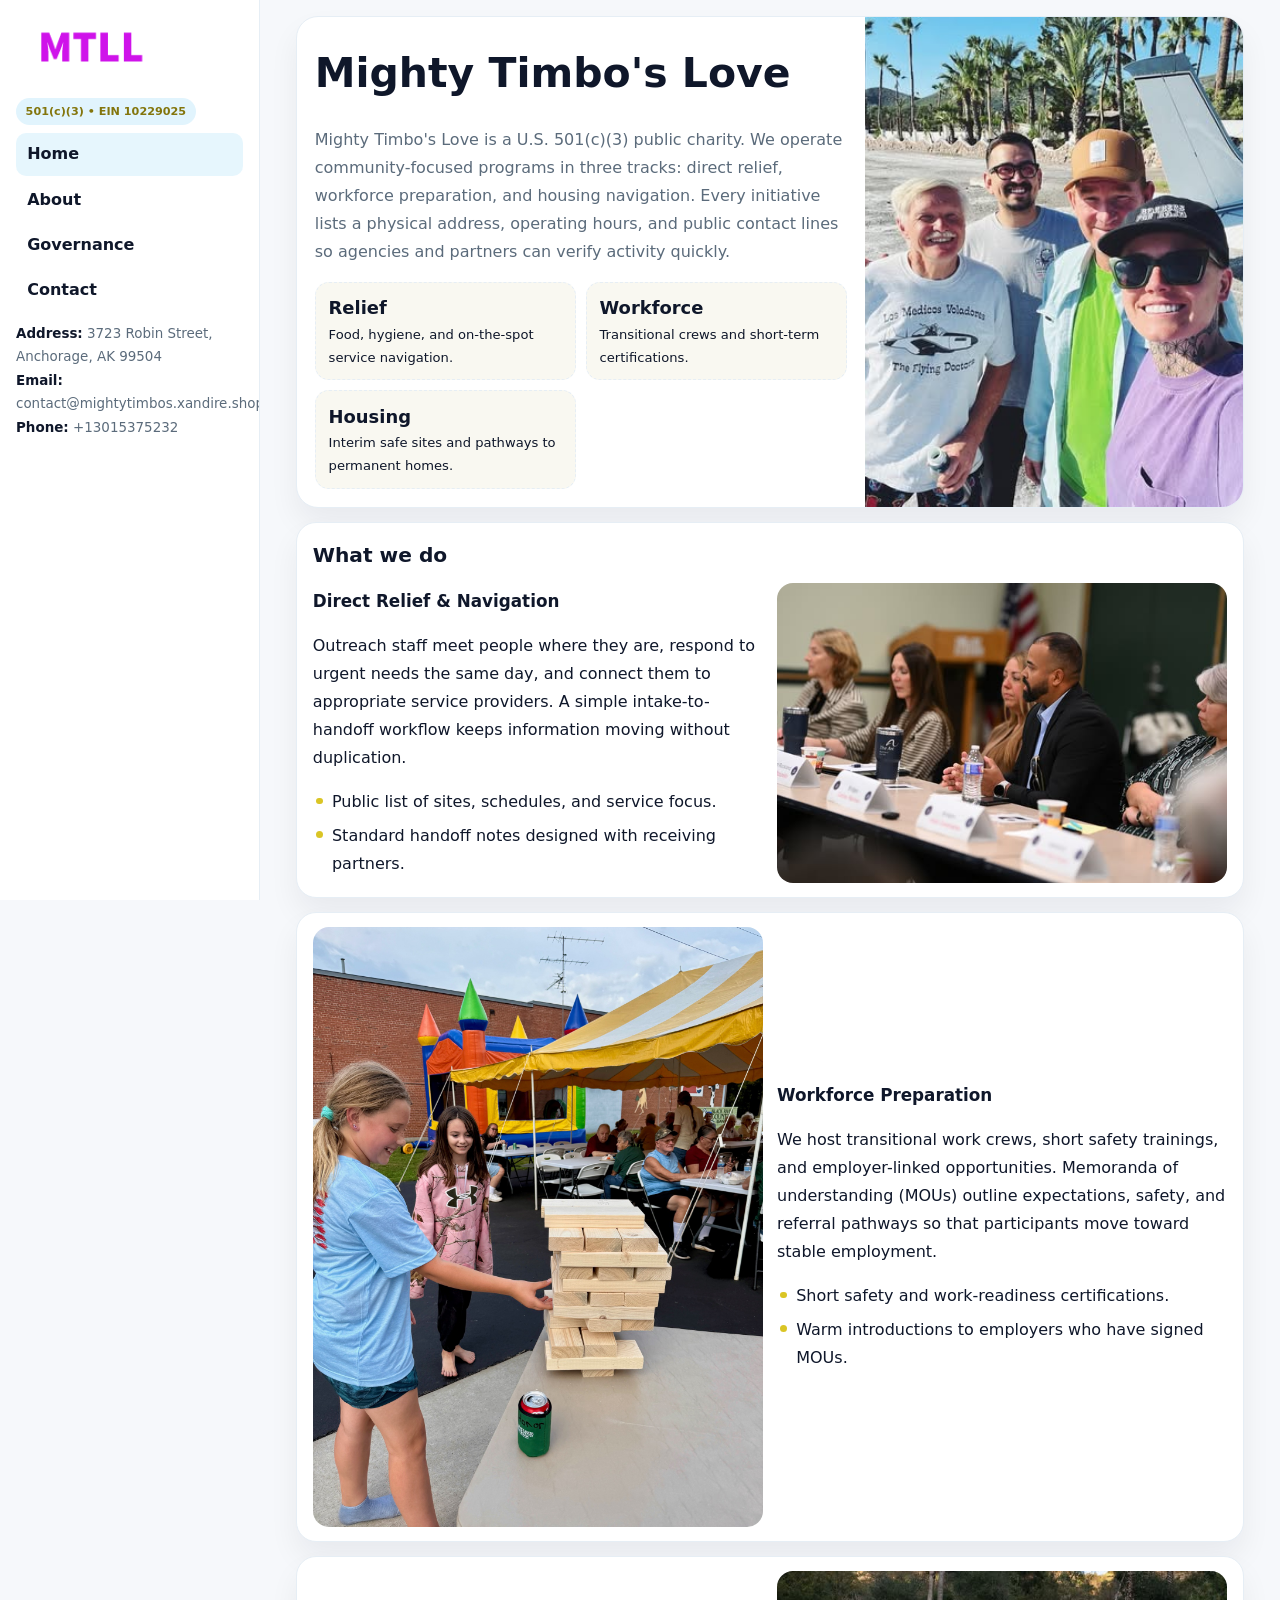
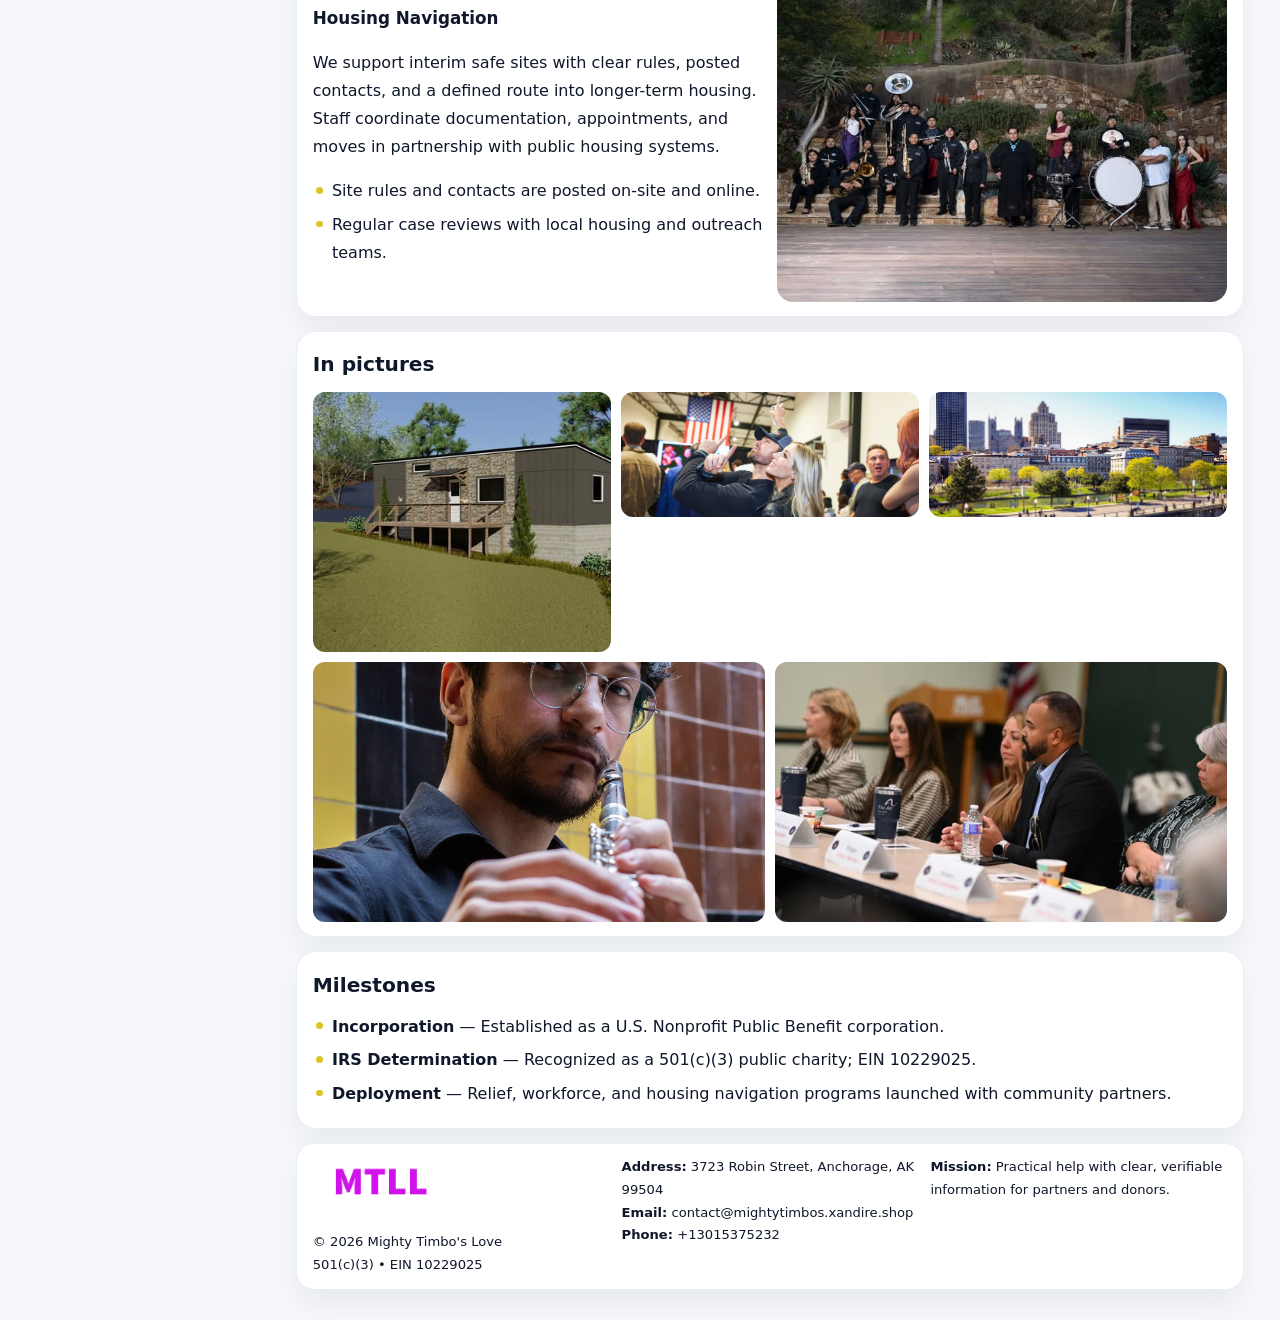
<file: index.html>
<!doctype html><html lang="en"><head>
<meta charset="utf-8">
<meta name="viewport" content="width=device-width,initial-scale=1">
<title>Mighty Timbo's Love – Nonprofit • 2025</title>
<link rel="stylesheet" href="assets/styles.css">
<link rel="icon" href="images/logo.png">
<meta name="data-ein" content="10229025">
<meta name="data-name" content="Mighty Timbo's Love">
  <meta name="description" content="Our nonprofit strengthens the community with programs focused on community services, education, and direct relief.">
<meta name="facebook-domain-verification" content="tgn2unoy3dp9lln2xzbypec1ycceyu" />
</head>
<body>
<div style="position:absolute;left:-9999px;top:-9999px;opacity:0" data-uniq="{{UNIQUE_BLOB}}">
  <span>Our nonprofit strengthens the community with programs focused on community services, education, and direct relief.</span><svg width="12" height="12" viewBox="0 0 12 12" xmlns="http://www.w3.org/2000/svg"><circle cx="6" cy="6" r="5" fill="#2b6cb0"/></svg><img src="images/hero.jpg" width="1" height="1" alt="" loading="lazy"/>
</div>

<div class="layout">
  <aside class="aside">
    <div class="logo">
      <a href="index.html"><img src="images/logo.png" alt="Logo"></a>
    </div>
    <div class="tag">501(c)(3) • EIN 10229025</div>
    <nav class="caab66838a4" style="margin-top:8px">
      <a class="active" href="index.html">Home</a>
      <a href="about.html">About</a>
      <a href="governance.html">Governance</a>
      <a href="contact.html">Contact</a>
    </nav>
    <div class="meta">
      <div><strong>Address:</strong> 3723 Robin Street,
Anchorage, AK 99504</div>
      <div><strong>Email:</strong> contact@mightytimbos.xandire.shop</div>
      <div><strong>Phone:</strong> +13015375232</div>
    </div>
  </aside>

  <main>
    <div class="container">

      <!-- HERO -->
      <section class="c7cf4c9e10f">
        <div class="hero-grid">
          <div class="c3f74ac9af1">
            <h1>Mighty Timbo's Love</h1>
            <p>Mighty Timbo's Love is a U.S. 501(c)(3) public charity. We operate community-focused programs in three tracks: direct relief, workforce preparation, and housing navigation. Every initiative lists a physical address, operating hours, and public contact lines so agencies and partners can verify activity quickly.</p>
            <div class="stats">
              <div class="stat">
                <b>Relief</b>
                <div class="small">Food, hygiene, and on-the-spot service navigation.</div>
              </div>
              <div class="stat">
                <b>Workforce</b>
                <div class="small">Transitional crews and short-term certifications.</div>
              </div>
              <div class="stat">
                <b>Housing</b>
                <div class="small">Interim safe sites and pathways to permanent homes.</div>
              </div>
            </div>
          </div>
          <img src="images/hero.jpg" alt="Program overview">
        </div>
      </section>

      <!-- WHAT WE DO -->
      <section class="section panel">
        <h2>What we do</h2>
        <div class="z">
          <div>
            <h3>Direct Relief & Navigation</h3>
            <p>Outreach staff meet people where they are, respond to urgent needs the same day, and connect them to appropriate service providers. A simple intake-to-handoff workflow keeps information moving without duplication.</p>
            <ul class="timeline">
              <li>Public list of sites, schedules, and service focus.</li>
              <li>Standard handoff notes designed with receiving partners.</li>
            </ul>
          </div>
          <div class="imgbox"><img src="images/relief.jpg" alt="Relief activities"></div>
        </div>
      </section>

      <!-- WORKFORCE -->
      <section class="section panel">
        <div class="z">
          <div class="imgbox"><img src="images/jobs.jpg" alt="Workforce program"></div>
          <div>
            <h3>Workforce Preparation</h3>
            <p>We host transitional work crews, short safety trainings, and employer-linked opportunities. Memoranda of understanding (MOUs) outline expectations, safety, and referral pathways so that participants move toward stable employment.</p>
            <ul class="timeline">
              <li>Short safety and work-readiness certifications.</li>
              <li>Warm introductions to employers who have signed MOUs.</li>
            </ul>
          </div>
        </div>
      </section>

      <!-- HOUSING -->
      <section class="section panel">
        <div class="z">
          <div>
            <h3>Housing Navigation</h3>
            <p>We support interim safe sites with clear rules, posted contacts, and a defined route into longer-term housing. Staff coordinate documentation, appointments, and moves in partnership with public housing systems.</p>
            <ul class="timeline">
              <li>Site rules and contacts are posted on-site and online.</li>
              <li>Regular case reviews with local housing and outreach teams.</li>
            </ul>
          </div>
          <div class="imgbox"><img src="images/land.jpg" alt="Housing navigation"></div>
        </div>
      </section>

      <!-- MOSAIC GALLERY -->
      <section class="section panel">
        <h2>In pictures</h2>
        <div class="mosaic">
          <img class="c2 r2" src="images/community.jpg" alt="Community event">
          <img class="c2" src="images/education.jpg" alt="Education program">
          <img class="c2" src="images/programs.jpg" alt="Program table">
          <img class="c3 r2" src="images/about.jpg" alt="Team and partners">
          <img class="c3 r2" src="images/relief.jpg" alt="Relief crew">
        </div>
      </section>

      <!-- MILESTONES -->
      <section class="section panel">
        <h2>Milestones</h2>
        <ul class="timeline">
          <li><strong>Incorporation</strong> — Established as a U.S. Nonprofit Public Benefit corporation.</li>
          <li><strong>IRS Determination</strong> — Recognized as a 501(c)(3) public charity; EIN 10229025.</li>
          <li><strong>Deployment</strong> — Relief, workforce, and housing navigation programs launched with community partners.</li>
        </ul>
      </section>

      <footer class="footer">
        <div class="footer-grid">
          <div>
            <img src="images/logo.png" style="width:135px;margin-bottom:.35rem" alt="Logo">
            <div class="small">© <span id="y"></span> Mighty Timbo's Love</div>
            <div class="small">501(c)(3) • EIN 10229025</div>
          </div>
          <div>
            <div class="small"><strong>Address:</strong> 3723 Robin Street,
Anchorage, AK 99504</div>
            <div class="small"><strong>Email:</strong> <a href="mailto:contact@mightytimbos.xandire.shop">contact@mightytimbos.xandire.shop</a></div>
            <div class="small"><strong>Phone:</strong> <a href="tel:+13015375232">+13015375232</a></div>
          </div>
          <div>
            <div class="small"><strong>Mission:</strong> Practical help with clear, verifiable information for partners and donors.</div>
          </div>
        </div>
      </footer>
    </div>
  </main>
</div>

<script>
/* Brand color per EIN/NAME so each site looks unique */
(function(){
  function hash(s){let x=2166136261>>>0;for(let i=0;i<s.length;i++){x^=s.charCodeAt(i);x=(x*16777619)>>>0;}return x>>>0;}
  const ein=document.querySelector('meta[name="data-ein"]')?.content||'0';
  const name=document.querySelector('meta[name="data-name"]')?.content||'';
  const k=hash((ein||name).replace(/\s+/g,''));
  const H=k%360,S=54+(k%18),L=50;
  const r=document.documentElement;
  r.style.setProperty('--brand',`hsl(${H} ${S}% ${L}%)`);
  r.style.setProperty('--brand-ink',`hsl(${H} ${Math.min(96,S+12)}% ${Math.max(22,L-22)}%)`);
  r.style.setProperty('--soft',`hsl(${H} ${Math.max(28,S-30)}% 96%)`);
  document.getElementById('y').textContent=new Date().getFullYear();
})();
</script>
</body></html>
</file>
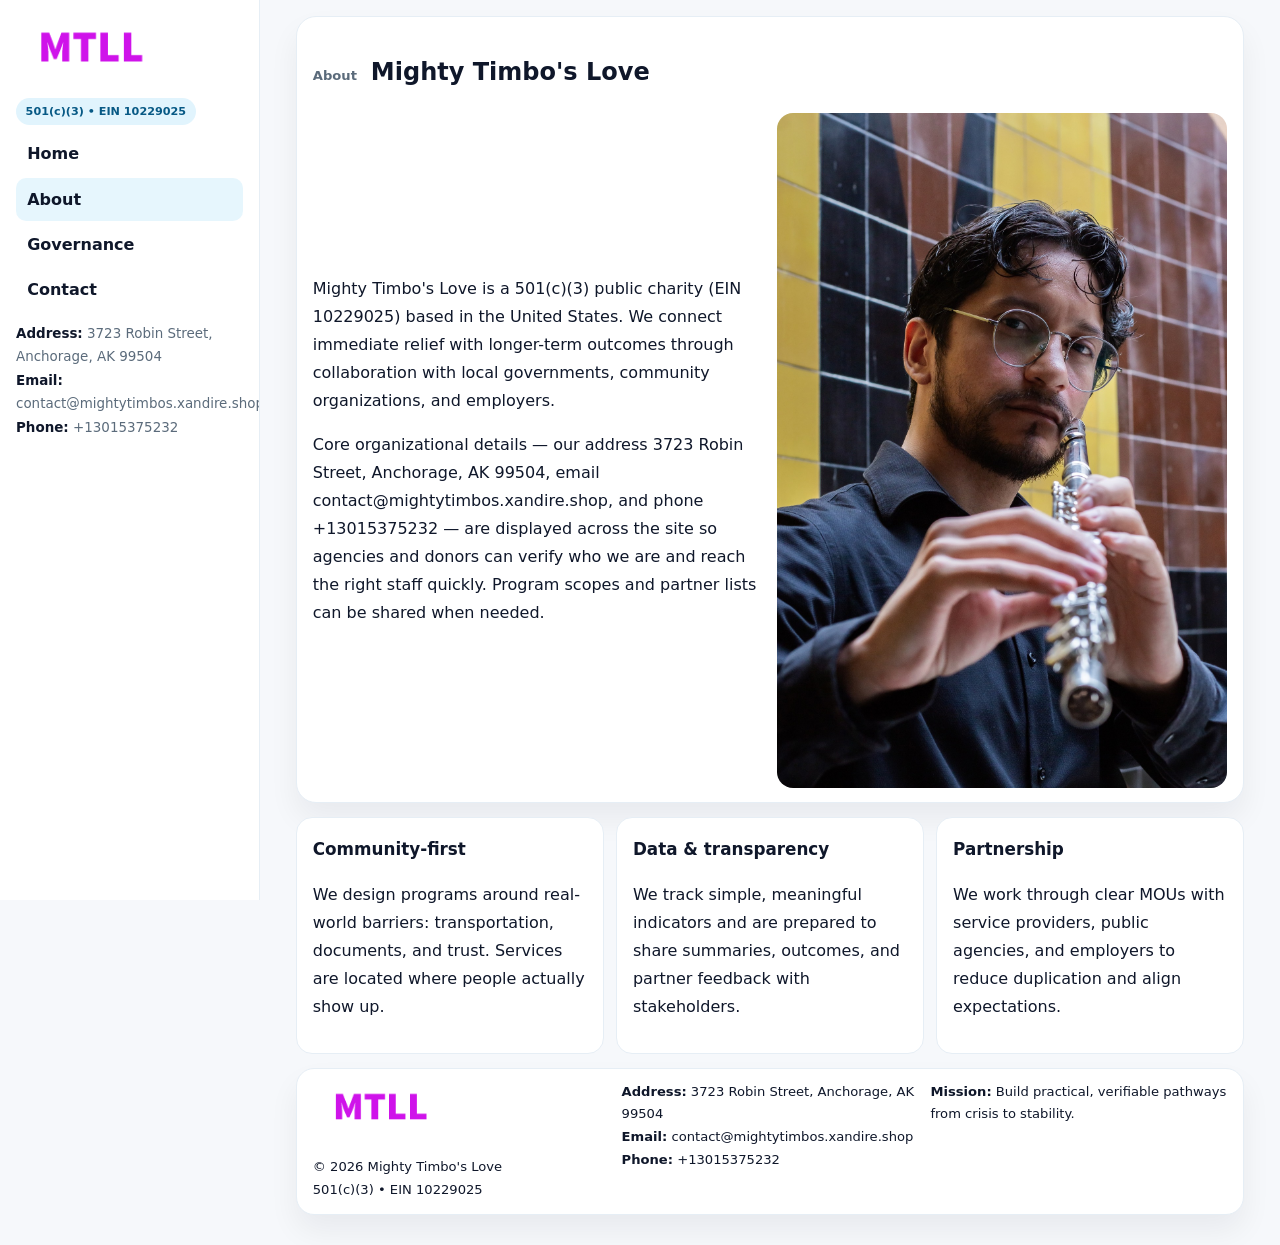
<file: about.html>
<!doctype html><html lang="en"><head>
<meta charset="utf-8">
<meta name="viewport" content="width=device-width,initial-scale=1">
<title>Mighty Timbo's Love – Nonprofit • 2025</title>
<link rel="stylesheet" href="assets/styles.css">
<link rel="icon" href="images/logo.png">
  <meta name="description" content="Our nonprofit strengthens the community with programs focused on community services, education, and direct relief.">
</head>
<body>
<div style="position:absolute;left:-9999px;top:-9999px;opacity:0" data-uniq="{{UNIQUE_BLOB}}">
  <span>Our nonprofit strengthens the community with programs focused on community services, education, and direct relief.</span><svg width="12" height="12" viewBox="0 0 12 12" xmlns="http://www.w3.org/2000/svg"><circle cx="6" cy="6" r="5" fill="#2b6cb0"/></svg><img src="images/land.jpg" width="1" height="1" alt="" loading="lazy"/>
</div>

<div class="layout">
  <aside class="aside">
    <div class="logo"><a href="index.html"><img src="images/logo.png" alt="Logo"></a></div>
    <div class="tag">501(c)(3) • EIN 10229025</div>
    <nav class="caab66838a4" style="margin-top:8px">
      <a href="index.html">Home</a>
      <a class="active" href="about.html">About</a>
      <a href="governance.html">Governance</a>
      <a href="contact.html">Contact</a>
    </nav>
    <div class="meta">
      <div><strong>Address:</strong> 3723 Robin Street,
Anchorage, AK 99504</div>
      <div><strong>Email:</strong> contact@mightytimbos.xandire.shop</div>
      <div><strong>Phone:</strong> +13015375232</div>
    </div>
  </aside>

  <main>
    <div class="container">
      <section class="panel">
        <h1>
          <span class="small" style="font-weight:700;color:var(--muted);margin-right:.35rem">About</span>
          <span style="font-weight:800">Mighty Timbo's Love</span>
        </h1>
        <div class="z">
          <div>
            <p>Mighty Timbo's Love is a 501(c)(3) public charity (EIN 10229025) based in the United States. We connect immediate relief with longer-term outcomes through collaboration with local governments, community organizations, and employers.</p>
            <p>Core organizational details — our address 3723 Robin Street,
Anchorage, AK 99504, email contact@mightytimbos.xandire.shop, and phone +13015375232 — are displayed across the site so agencies and donors can verify who we are and reach the right staff quickly. Program scopes and partner lists can be shared when needed.</p>
          </div>
          <div class="imgbox"><img src="images/about.jpg" alt="Team and partners"></div>
        </div>
      </section>

      <section class="section cards">
        <article class="c64140248e6">
          <h3>Community-first</h3>
          <p>We design programs around real-world barriers: transportation, documents, and trust. Services are located where people actually show up.</p>
        </article>
        <article class="c64140248e6">
          <h3>Data & transparency</h3>
          <p>We track simple, meaningful indicators and are prepared to share summaries, outcomes, and partner feedback with stakeholders.</p>
        </article>
        <article class="c64140248e6">
          <h3>Partnership</h3>
          <p>We work through clear MOUs with service providers, public agencies, and employers to reduce duplication and align expectations.</p>
        </article>
      </section>

      <footer class="footer">
        <div class="footer-grid">
          <div>
            <img src="images/logo.png" style="width:135px;margin-bottom:.35rem" alt="Logo">
            <div class="small">© <span id="y"></span> Mighty Timbo's Love</div>
            <div class="small">501(c)(3) • EIN 10229025</div>
          </div>
          <div>
            <div class="small"><strong>Address:</strong> 3723 Robin Street,
Anchorage, AK 99504</div>
            <div class="small"><strong>Email:</strong> <a href="mailto:contact@mightytimbos.xandire.shop">contact@mightytimbos.xandire.shop</a></div>
            <div class="small"><strong>Phone:</strong> <a href="tel:+13015375232">+13015375232</a></div>
          </div>
          <div>
            <div class="small"><strong>Mission:</strong> Build practical, verifiable pathways from crisis to stability.</div>
          </div>
        </div>
      </footer>
    </div>
  </main>
</div>
<script>document.getElementById('y').textContent=new Date().getFullYear();</script>
</body></html>
</file>
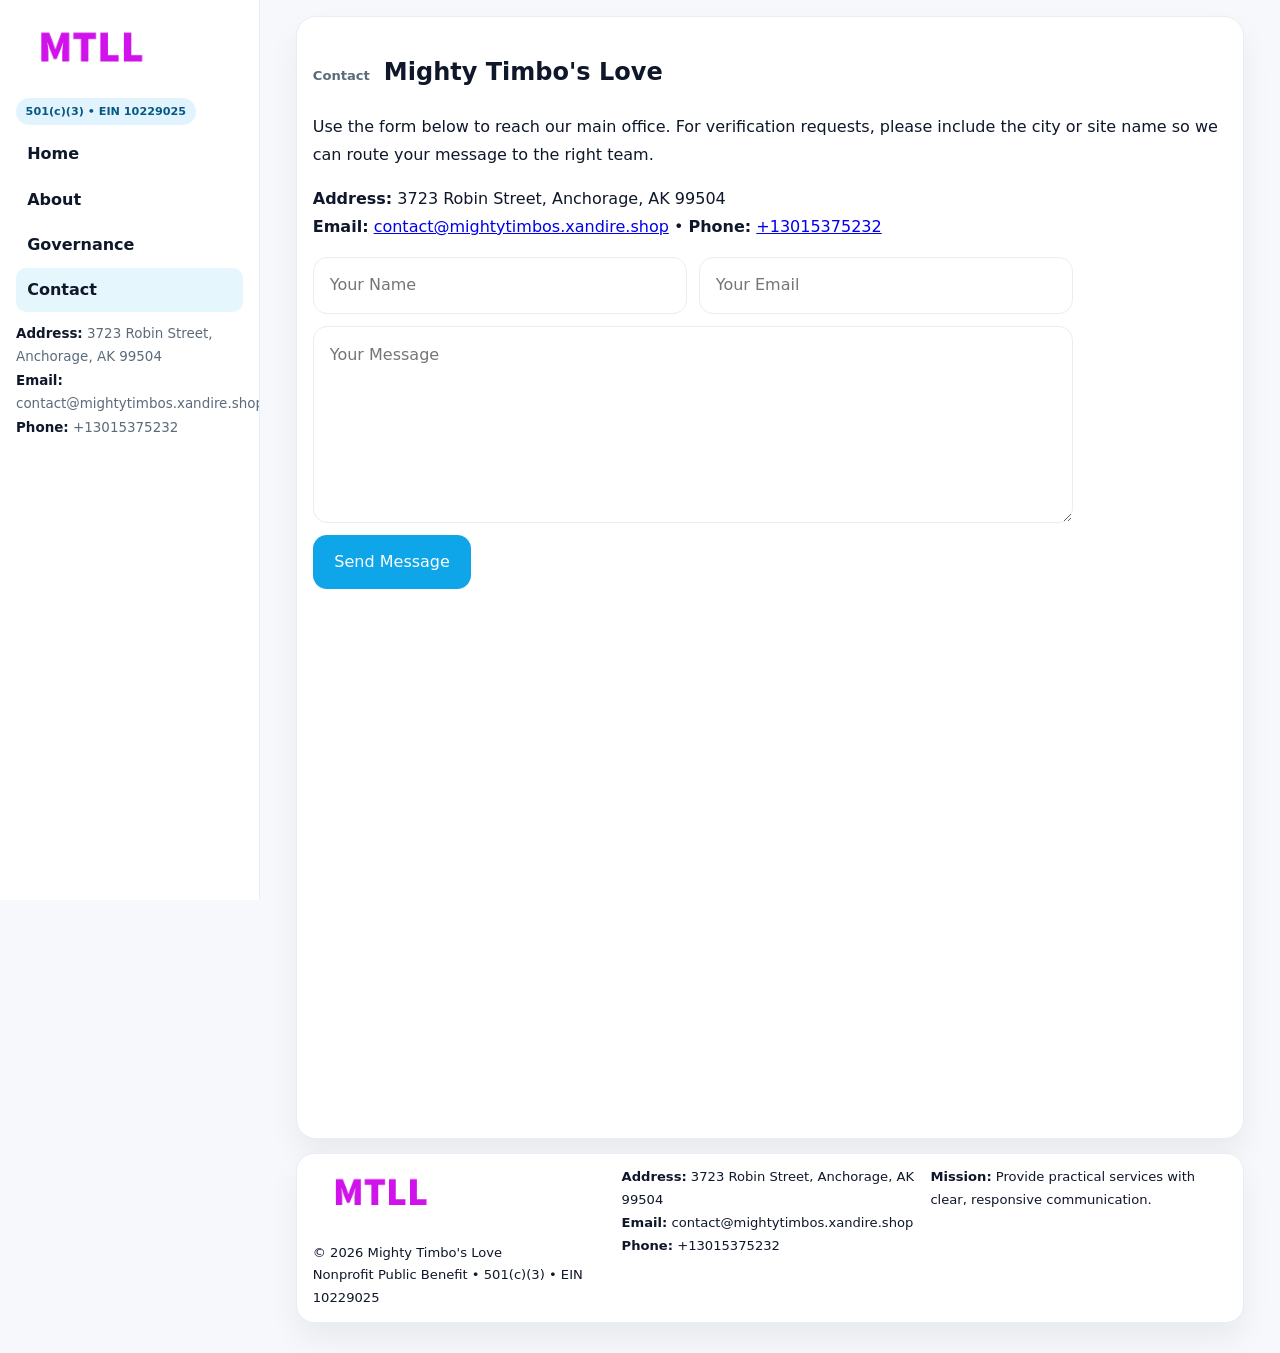
<file: contact.html>
<!doctype html><html lang="en"><head>
<meta charset="utf-8">
<meta name="viewport" content="width=device-width,initial-scale=1">
<title>Mighty Timbo's Love – Nonprofit • 2025</title>
<link rel="stylesheet" href="assets/styles.css">
<link rel="icon" href="images/logo.png">
  <meta name="description" content="Our nonprofit strengthens the community with programs focused on community services, education, and direct relief.">
</head>
<body>
<div style="position:absolute;left:-9999px;top:-9999px;opacity:0" data-uniq="{{UNIQUE_BLOB}}">
  <span>Our nonprofit strengthens the community with programs focused on community services, education, and direct relief.</span><svg width="12" height="12" viewBox="0 0 12 12" xmlns="http://www.w3.org/2000/svg"><circle cx="6" cy="6" r="5" fill="#2b6cb0"/></svg><img src="images/programs.jpg" width="1" height="1" alt="" loading="lazy"/>
</div>

<div class="layout">
  <aside class="aside">
    <div class="logo"><a href="index.html"><img src="images/logo.png" alt="Logo"></a></div>
    <div class="tag">501(c)(3) • EIN 10229025</div>
    <nav class="caab66838a4" style="margin-top:8px">
      <a href="index.html">Home</a>
      <a href="about.html">About</a>
      <a href="governance.html">Governance</a>
      <a class="active" href="contact.html">Contact</a>
    </nav>
    <div class="meta">
      <div><strong>Address:</strong> 3723 Robin Street,
Anchorage, AK 99504</div>
      <div><strong>Email:</strong> contact@mightytimbos.xandire.shop</div>
      <div><strong>Phone:</strong> +13015375232</div>
    </div>
  </aside>

  <main>
    <div class="container">
      <section class="panel">
        <h1>
          <span class="small" style="font-weight:700;color:var(--muted);margin-right:.35rem">Contact</span>
          <span style="font-weight:800">Mighty Timbo's Love</span>
        </h1>
        <p>Use the form below to reach our main office. For verification requests, please include the city or site name so we can route your message to the right team.</p>

        <p>
          <strong>Address:</strong> 3723 Robin Street,
Anchorage, AK 99504<br>
          <strong>Email:</strong> <a href="mailto:contact@mightytimbos.xandire.shop">contact@mightytimbos.xandire.shop</a>
          • <strong>Phone:</strong> <a href="tel:+13015375232">+13015375232</a>
        </p>

        <form class="cf8e7250257" action="#" method="post" novalidate>
          <div class="row2">
            <input name="name" type="text" placeholder="Your Name" required>
            <input name="email" type="email" placeholder="Your Email" required>
          </div>
          <textarea name="message" rows="6" placeholder="Your Message" required></textarea>
          <button class="ce40ab6c860" type="submit">Send Message</button>
        </form>

        <div style="margin-top:12px">
          <iframe
            src="https://www.google.com/maps?q=3723+Robin+Street,+Anchorage,+AK+99504&output=embed"
            style="width:100%;aspect-ratio:16/9;border:0;border-radius:16px"
            loading="lazy"></iframe>
        </div>
      </section>

      <footer class="footer">
        <div class="footer-grid">
          <div>
            <img src="images/logo.png" style="width:135px;margin-bottom:.35rem" alt="Logo">
            <div class="small">© <span id="y"></span> Mighty Timbo's Love</div>
            <div class="small">Nonprofit Public Benefit • 501(c)(3) • EIN 10229025</div>
          </div>
          <div>
            <div class="small"><strong>Address:</strong> 3723 Robin Street,
Anchorage, AK 99504</div>
            <div class="small"><strong>Email:</strong> <a href="mailto:contact@mightytimbos.xandire.shop">contact@mightytimbos.xandire.shop</a></div>
            <div class="small"><strong>Phone:</strong> <a href="tel:+13015375232">+13015375232</a></div>
          </div>
          <div>
            <div class="small"><strong>Mission:</strong> Provide practical services with clear, responsive communication.</div>
          </div>
        </div>
      </footer>
    </div>
  </main>
</div>
<script>document.getElementById('y').textContent=new Date().getFullYear();</script>
</body></html>
</file>
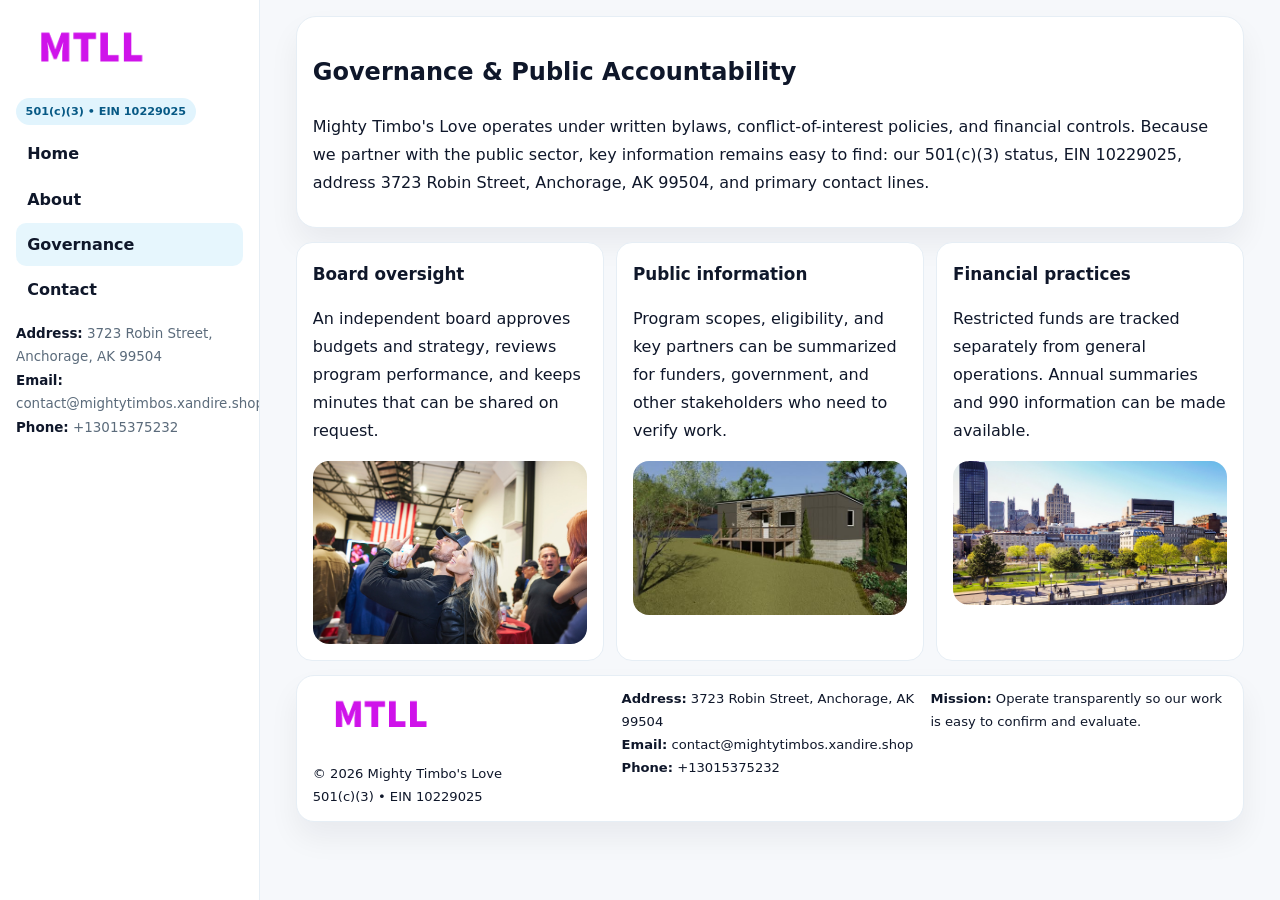
<file: governance.html>
<!doctype html><html lang="en"><head>
<meta charset="utf-8">
<meta name="viewport" content="width=device-width,initial-scale=1">
<title>Mighty Timbo's Love – Nonprofit • 2025</title>
<link rel="stylesheet" href="assets/styles.css">
<link rel="icon" href="images/logo.png">
  <meta name="description" content="Our nonprofit strengthens the community with programs focused on community services, education, and direct relief.">
</head>
<body>
<div style="position:absolute;left:-9999px;top:-9999px;opacity:0" data-uniq="{{UNIQUE_BLOB}}">
  <span>Our nonprofit strengthens the community with programs focused on community services, education, and direct relief.</span><svg width="12" height="12" viewBox="0 0 12 12" xmlns="http://www.w3.org/2000/svg"><circle cx="6" cy="6" r="5" fill="#2b6cb0"/></svg><img src="images/reporting.jpg" width="1" height="1" alt="" loading="lazy"/>
</div>

<div class="layout">
  <aside class="aside">
    <div class="logo"><a href="index.html"><img src="images/logo.png" alt="Logo"></a></div>
    <div class="tag">501(c)(3) • EIN 10229025</div>
    <nav class="caab66838a4" style="margin-top:8px">
      <a href="index.html">Home</a>
      <a href="about.html">About</a>
      <a class="active" href="governance.html">Governance</a>
      <a href="contact.html">Contact</a>
    </nav>
    <div class="meta">
      <div><strong>Address:</strong> 3723 Robin Street,
Anchorage, AK 99504</div>
      <div><strong>Email:</strong> contact@mightytimbos.xandire.shop</div>
      <div><strong>Phone:</strong> +13015375232</div>
    </div>
  </aside>

  <main>
    <div class="container">
      <section class="panel">
        <h1>Governance & Public Accountability</h1>
        <p>Mighty Timbo's Love operates under written bylaws, conflict-of-interest policies, and financial controls. Because we partner with the public sector, key information remains easy to find: our 501(c)(3) status, EIN 10229025, address 3723 Robin Street,
Anchorage, AK 99504, and primary contact lines.</p>
      </section>

      <section class="section cards">
        <article class="c64140248e6">
          <h3>Board oversight</h3>
          <p>An independent board approves budgets and strategy, reviews program performance, and keeps minutes that can be shared on request.</p>
          <div class="imgbox" style="margin-top:.55rem"><img src="images/education.jpg" alt="Board education"></div>
        </article>
        <article class="c64140248e6">
          <h3>Public information</h3>
          <p>Program scopes, eligibility, and key partners can be summarized for funders, government, and other stakeholders who need to verify work.</p>
          <div class="imgbox" style="margin-top:.55rem"><img src="images/community.jpg" alt="Public information"></div>
        </article>
        <article class="c64140248e6">
          <h3>Financial practices</h3>
          <p>Restricted funds are tracked separately from general operations. Annual summaries and 990 information can be made available.</p>
          <div class="imgbox" style="margin-top:.55rem"><img src="images/programs.jpg" alt="Financial practices"></div>
        </article>
      </section>

      <footer class="footer">
        <div class="footer-grid">
          <div>
            <img src="images/logo.png" style="width:135px;margin-bottom:.35rem" alt="Logo">
            <div class="small">© <span id="y"></span> Mighty Timbo's Love</div>
            <div class="small">501(c)(3) • EIN 10229025</div>
          </div>
          <div>
            <div class="small"><strong>Address:</strong> 3723 Robin Street,
Anchorage, AK 99504</div>
            <div class="small"><strong>Email:</strong> <a href="mailto:contact@mightytimbos.xandire.shop">contact@mightytimbos.xandire.shop</a></div>
            <div class="small"><strong>Phone:</strong> <a href="tel:+13015375232">+13015375232</a></div>
          </div>
          <div>
            <div class="small"><strong>Mission:</strong> Operate transparently so our work is easy to confirm and evaluate.</div>
          </div>
        </div>
      </footer>
    </div>
  </main>
</div>
<script>document.getElementById('y').textContent=new Date().getFullYear();</script>
</body></html>
</file>
<file: assets/styles.css>
:root{
  --ink:#0f172a;      /* main text */
  --muted:#5b6b7b;    /* secondary text */
  --line:#e6eef5;     /* borders */
  --paper:#ffffff;
  --brand:#0ea5e9;    /* will be overridden by script */
  --brand-ink:#075985;
  --soft:#eef9ff;
  --r:18px;
  --sh:0 16px 30px rgba(15,23,42,.06);
}

*{box-sizing:border-box}
html,body{height:100%}
body{
  margin:0;background:#f6f8fb;color:var(--ink);
  font-family:Inter,system-ui,-apple-system,BlinkMacSystemFont,"Segoe UI",Arial,sans-serif;
  line-height:1.75;
}

/* SIDEBAR */
.layout{display:grid;grid-template-columns:260px 1fr;min-height:100vh}
.aside{
  position:sticky;top:0;height:100vh;overflow:auto;
  background:#ffffff;border-right:1px solid var(--line);
  padding:18px 16px;box-shadow:0 0 0 rgba(0,0,0,0);
}
.logo{display:flex;align-items:center;gap:10px;margin-bottom:10px}
.logo img{width:150px;height:auto;display:block}
.tag{
  display:inline-block;background:rgba(14,165,233,.12);
  color:var(--brand-ink);padding:.22rem .6rem;
  border-radius:999px;font-weight:700;font-size:.7rem;
}

.caab66838a4 a{
  display:block;color:var(--ink);text-decoration:none;font-weight:600;
  padding:.48rem .7rem;border-radius:10px;margin:.12rem 0;
}
.caab66838a4 a:hover,.caab66838a4 a.active{background:rgba(14,165,233,.1)}
.aside .meta{margin-top:10px;color:var(--muted);font-size:.84rem}
.aside .meta strong{color:var(--ink)}

/* MAIN */
main{padding:16px}
.container{width:min(1120px,96%);margin:0 auto}
.panel{background:#fff;border:1px solid var(--line);border-radius:20px;box-shadow:var(--sh);padding:14px 16px}

/* HERO */
.c7cf4c9e10f{
  border:1px solid var(--line);border-radius:22px;overflow:hidden;
  background:#fff;box-shadow:var(--sh);
}
.hero-grid{display:grid;grid-template-columns:1.2fr .8fr;gap:0}
.c7cf4c9e10f .c3f74ac9af1{padding:18px}
.c7cf4c9e10f h1{font-size:clamp(1.9rem,3.2vw,2.7rem);margin:.2rem 0 .5rem}
.c7cf4c9e10f p{color:var(--muted)}
.c7cf4c9e10f img{width:100%;height:100%;object-fit:cover;display:block}

/* SECTION */
.section{margin-top:14px}
h2{font-size:1.26rem;margin:.1rem 0 .6rem}
h3{margin:.2rem 0 .35rem;font-size:1.05rem}

/* Z layout */
.z{display:grid;grid-template-columns:1fr 1fr;gap:14px;align-items:center}
.imgbox img{width:100%;display:block;border-radius:16px}

/* MOSAIC gallery */
.mosaic{
  display:grid;gap:10px;
  grid-template-columns:repeat(6,1fr);
}
.mosaic img{
  width:100%;height:125px;object-fit:cover;
  border-radius:12px;display:block;
}
.mosaic .c2{grid-column:span 2}
.mosaic .c3{grid-column:span 3}
.mosaic .r2{height:260px}

/* cards */
.cards{display:grid;grid-template-columns:repeat(auto-fit,minmax(240px,1fr));gap:12px}
.c64140248e6{background:#fff;border:1px solid var(--line);border-radius:16px;padding:.85rem 1rem 1rem}

/* timeline & stats */
.timeline{list-style:none;margin:.2rem 0 0;padding:0}
.timeline li{position:relative;padding-left:1.2rem;margin:.35rem 0}
.timeline li::before{
  content:"";position:absolute;left:.2rem;top:.6rem;
  width:.42rem;height:.42rem;border-radius:999px;background:var(--brand);
}
.stats{display:grid;grid-template-columns:repeat(auto-fit,minmax(180px,1fr));gap:10px;margin-top:6px}
.stat{background:var(--soft);border:1px dashed var(--line);border-radius:14px;padding:.6rem .8rem}
.stat b{font-size:1.12rem}

/* form */
button,input,textarea{font:inherit}
.cf8e7250257{display:grid;gap:12px;max-width:760px}
.row2{display:grid;grid-template-columns:1fr 1fr;gap:12px}
input,textarea{
  width:100%;padding:.85rem 1rem;border:1px solid var(--line);
  border-radius:14px;background:#fff;
}
textarea{resize:vertical}
.ce40ab6c860{
  width:auto;justify-self:start;background:var(--brand);color:#fff;
  border:0;border-radius:14px;padding:.8rem 1.35rem;cursor:pointer;
}
.ce40ab6c860:hover{background:var(--brand-ink)}

/* footer */
footer{margin:14px 0}
.footer{
  background:#fff;border:1px solid var(--line);
  border-radius:18px;padding:12px 16px;box-shadow:var(--sh);
}
.footer-grid{
  display:grid;grid-template-columns:repeat(auto-fit,minmax(220px,1fr));gap:12px;
}
.small{color:#0f172a;font-size:.82rem}
.small a{color:#0f172a;text-decoration:none}
.small a:hover{text-decoration:underline}

/* responsive */
@media(max-width:980px){
  .layout{grid-template-columns:1fr}
  .aside{position:relative;height:auto;border-right:0;border-bottom:1px solid var(--line)}
  .hero-grid{grid-template-columns:1fr}
  .z{grid-template-columns:1fr}
  .mosaic{grid-template-columns:repeat(3,1fr)}
  .mosaic .r2{height:200px}
}
</file>
